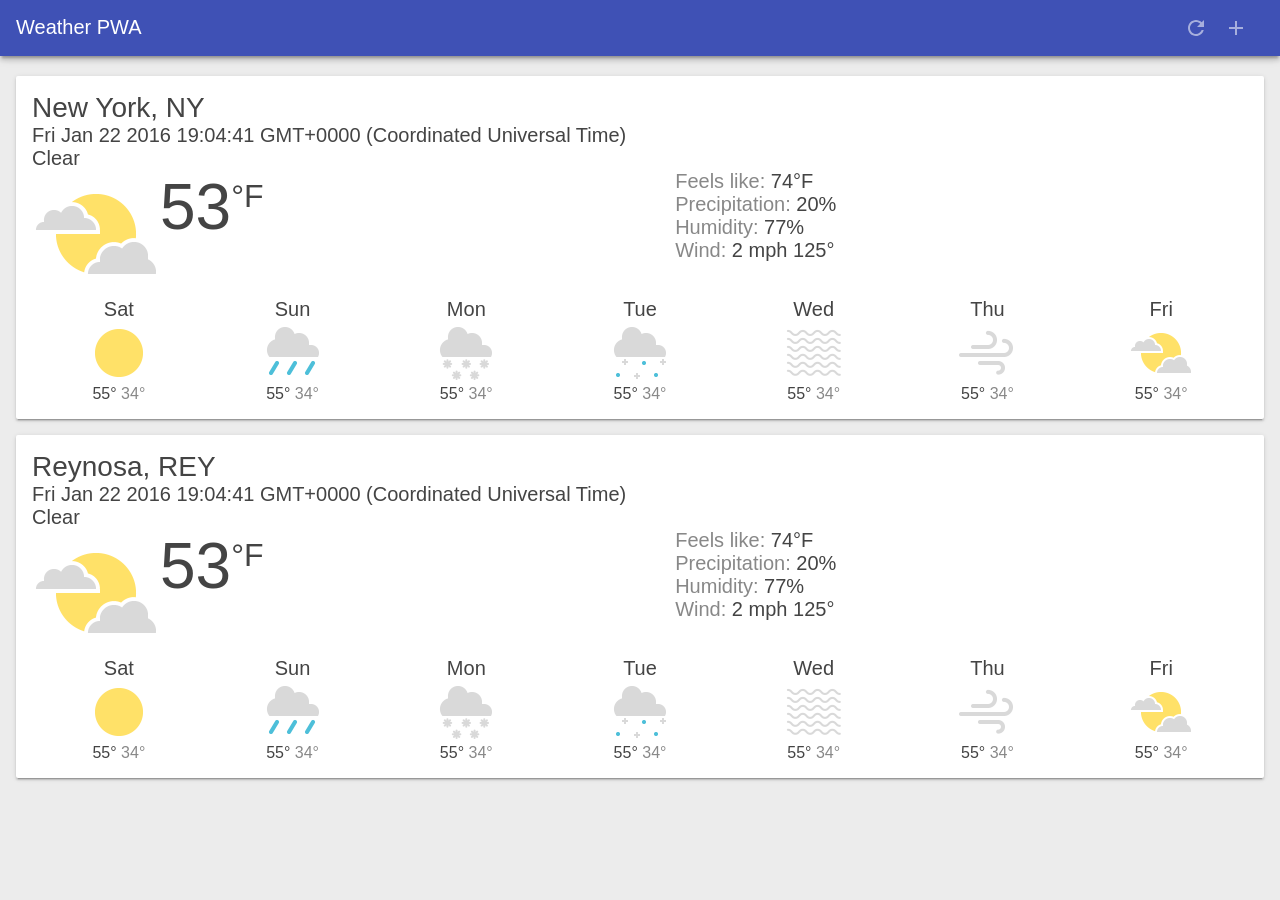
<file: index.html>
<!DOCTYPE html>
<html>
  <head>
    <meta charset="utf-8" />
    <meta http-equiv="X-UA-Compatible" content="IE=edge" />
    <meta name="viewport" content="width=device-width, initial-scale=1.0" />
    <meta name="description" content="Weather App for UD811" />
    <title>Weather</title>
    <!-- Insert link to stylesheet here -->
    <link rel="stylesheet" href="styles/ud811.css" />
    <!-- Manifest and meta theme color-->
    <link rel="manifest" href="manifest.json" />
    <meta name="theme-color" content="#2F3BA2" />
    <!-- add to home screen for safari on ios-->
    <meta name="apple-mobile-web-capable" content="yes" />
    <meta name="apple-mobile-web-status-bar-style" content="default" />
    <meta name="apple-mobile-web-app-title" content="Weather" />
    <link
      rel="apple-touch-icon"
      sizes="60x60"
      href="/images/icons/apple-60.png"
    />
    <link
      rel="apple-touch-icon"
      sizes="76x76"
      href="/images/icons/apple-76.png"
    />
    <link
      rel="apple-touch-icon"
      sizes="128x128"
      href="/images/icons/apple-120.png"
    />
    <link
      rel="apple-touch-icon"
      sizes="152x152"
      href="/images/icons/apple-152.png"
    />
    <link
      rel="apple-touch-icon"
      sizes="167x167"
      href="/images/icons/apple-167.png"
    />
    <link
      rel="apple-touch-icon"
      sizes="180x180"
      href="/images/icons/apple-180.png"
    />
  </head>
  <body>
    <header class="header">
      <h1 class="header__title">Weather PWA</h1>
      <button
        id="butRefresh"
        class="headerButton"
        aria-label="Refresh"
      ></button>
      <button id="butAdd" class="headerButton" aria-label="Add"></button>
    </header>

    <main class="main">
      <div class="card cardTemplate weather-forecast" hidden>
        <div class="location"></div>
        <div class="date"></div>
        <div class="description"></div>
        <div class="current">
          <div class="visual">
            <div class="icon"></div>
            <div class="temperature">
              <span class="value"></span><span class="scale">°F</span>
            </div>
          </div>
          <div class="description">
            <div class="feels-like">
              <span class="value"></span><span class="scale">°F</span>
            </div>
            <div class="precip"></div>
            <div class="humidity"></div>
            <div class="wind">
              <span class="value"></span>
              <span class="scale">mph</span>
              <span class="direction"></span>°
            </div>
          </div>
        </div>
        <div class="future">
          <div class="oneday">
            <div class="date"></div>
            <div class="icon"></div>
            <div class="temp-high"><span class="value"></span>°</div>
            <div class="temp-low"><span class="value"></span>°</div>
          </div>
          <div class="oneday">
            <div class="date"></div>
            <div class="icon"></div>
            <div class="temp-high"><span class="value"></span>°</div>
            <div class="temp-low"><span class="value"></span>°</div>
          </div>
          <div class="oneday">
            <div class="date"></div>
            <div class="icon"></div>
            <div class="temp-high"><span class="value"></span>°</div>
            <div class="temp-low"><span class="value"></span>°</div>
          </div>
          <div class="oneday">
            <div class="date"></div>
            <div class="icon"></div>
            <div class="temp-high"><span class="value"></span>°</div>
            <div class="temp-low"><span class="value"></span>°</div>
          </div>
          <div class="oneday">
            <div class="date"></div>
            <div class="icon"></div>
            <div class="temp-high"><span class="value"></span>°</div>
            <div class="temp-low"><span class="value"></span>°</div>
          </div>
          <div class="oneday">
            <div class="date"></div>
            <div class="icon"></div>
            <div class="temp-high"><span class="value"></span>°</div>
            <div class="temp-low"><span class="value"></span>°</div>
          </div>
          <div class="oneday">
            <div class="date"></div>
            <div class="icon"></div>
            <div class="temp-high"><span class="value"></span>°</div>
            <div class="temp-low"><span class="value"></span>°</div>
          </div>
        </div>
      </div>
    </main>

    <div class="dialog-container">
      <div class="dialog">
        <div class="dialog-title">Add new city</div>
        <div class="dialog-body">
          <select id="selectCityToAdd">
            <option value="austin">Austin, TX</option>
            <option value="boston">Boston, MA</option>
            <option value="chicago">Chicago, IL</option>
            <option value="portland">Portland, OR</option>
            <option value="sanfrancisco">San Francisco, CA</option>
            <option value="seattle">Seattle, WA</option>
          </select>
        </div>
        <div class="dialog-buttons">
          <button id="butAddCity" class="button">Add</button>
          <button id="butAddCancel" class="button">Cancel</button>
        </div>
      </div>
    </div>

    <div class="loader">
      <svg viewBox="0 0 32 32" width="32" height="32">
        <circle id="ud811Spinner" cx="16" cy="16" r="14" fill="none"></circle>
      </svg>
    </div>

    <!-- Insert link to app.js here -->
    <script src="scripts/app.js"></script>
  </body>
</html>
</file>
<file: styles/ud811.css>
* {
  box-sizing: border-box; }

html, body {
  padding: 0;
  margin: 0;
  height: 100%;
  width: 100%;
  font-family: 'Helvetica', 'Verdana', sans-serif;
  font-weight: 400;
  font-display: optional;
  color: #444;
  -webkit-font-smoothing: antialiased;
  -moz-osx-font-smoothing: grayscale; }

html {
  overflow: hidden; }

body {
  display: -webkit-box;
  display: -webkit-flex;
  display: -ms-flexbox;
  display: flex;
  -webkit-box-orient: vertical;
  -webkit-box-direction: normal;
  -webkit-flex-direction: column;
      -ms-flex-direction: column;
          flex-direction: column;
  -webkit-flex-wrap: nowrap;
      -ms-flex-wrap: nowrap;
          flex-wrap: nowrap;
  -webkit-box-pack: start;
  -webkit-justify-content: flex-start;
      -ms-flex-pack: start;
          justify-content: flex-start;
  -webkit-box-align: stretch;
  -webkit-align-items: stretch;
      -ms-flex-align: stretch;
          align-items: stretch;
  -webkit-align-content: stretch;
      -ms-flex-line-pack: stretch;
          align-content: stretch;
  background: #ececec; }

.header {
  width: 100%;
  height: 56px;
  color: #FFF;
  background: #3F51B5;
  position: fixed;
  font-size: 20px;
  box-shadow: 0 4px 5px 0 rgba(0, 0, 0, 0.14), 0 2px 9px 1px rgba(0, 0, 0, 0.12), 0 4px 2px -2px rgba(0, 0, 0, 0.2);
  padding: 16px 16px 0 16px;
  will-change: transform;
  display: -webkit-box;
  display: -webkit-flex;
  display: -ms-flexbox;
  display: flex;
  -webkit-box-orient: horizontal;
  -webkit-box-direction: normal;
  -webkit-flex-direction: row;
      -ms-flex-direction: row;
          flex-direction: row;
  -webkit-flex-wrap: nowrap;
      -ms-flex-wrap: nowrap;
          flex-wrap: nowrap;
  -webkit-box-pack: start;
  -webkit-justify-content: flex-start;
      -ms-flex-pack: start;
          justify-content: flex-start;
  -webkit-box-align: stretch;
  -webkit-align-items: stretch;
      -ms-flex-align: stretch;
          align-items: stretch;
  -webkit-align-content: center;
      -ms-flex-line-pack: center;
          align-content: center;
  -webkit-transition: -webkit-transform 0.233s cubic-bezier(0, 0, 0.21, 1) 0.1s;
  transition: -webkit-transform 0.233s cubic-bezier(0, 0, 0.21, 1) 0.1s;
  transition: transform 0.233s cubic-bezier(0, 0, 0.21, 1) 0.1s;
  transition: transform 0.233s cubic-bezier(0, 0, 0.21, 1) 0.1s, -webkit-transform 0.233s cubic-bezier(0, 0, 0.21, 1) 0.1s;
  z-index: 1000; }
  .header .headerButton {
    width: 24px;
    height: 24px;
    margin-right: 16px;
    text-indent: -30000px;
    overflow: hidden;
    opacity: 0.54;
    -webkit-transition: opacity 0.333s cubic-bezier(0, 0, 0.21, 1);
    transition: opacity 0.333s cubic-bezier(0, 0, 0.21, 1);
    border: none;
    outline: none;
    cursor: pointer; }
  .header #butRefresh {
    background: url(/images/ic_refresh_white_24px.svg) center center no-repeat; }
  .header #butAdd {
    background: url(/images/ic_add_white_24px.svg) center center no-repeat; }

.header__title {
  font-weight: 400;
  font-size: 20px;
  margin: 0;
  -webkit-box-flex: 1;
  -webkit-flex: 1;
      -ms-flex: 1;
          flex: 1; }

.loader {
  left: 50%;
  top: 50%;
  position: fixed;
  -webkit-transform: translate(-50%, -50%);
          transform: translate(-50%, -50%); }
  .loader #ud811Spinner {
    box-sizing: border-box;
    stroke: #673AB7;
    stroke-width: 3px;
    -webkit-transform-origin: 50%;
            transform-origin: 50%;
    -webkit-animation: line 1.6s cubic-bezier(0.4, 0, 0.2, 1) infinite, rotate 1.6s linear infinite;
            animation: line 1.6s cubic-bezier(0.4, 0, 0.2, 1) infinite, rotate 1.6s linear infinite; }

@-webkit-keyframes rotate {
  from {
    -webkit-transform: rotate(0);
            transform: rotate(0); }
  to {
    -webkit-transform: rotate(450deg);
            transform: rotate(450deg); } }

@keyframes rotate {
  from {
    -webkit-transform: rotate(0);
            transform: rotate(0); }
  to {
    -webkit-transform: rotate(450deg);
            transform: rotate(450deg); } }

@-webkit-keyframes line {
  0% {
    stroke-dasharray: 2, 85.964;
    -webkit-transform: rotate(0);
            transform: rotate(0); }
  50% {
    stroke-dasharray: 65.973, 21.9911;
    stroke-dashoffset: 0; }
  100% {
    stroke-dasharray: 2, 85.964;
    stroke-dashoffset: -65.973;
    -webkit-transform: rotate(90deg);
            transform: rotate(90deg); } }

@keyframes line {
  0% {
    stroke-dasharray: 2, 85.964;
    -webkit-transform: rotate(0);
            transform: rotate(0); }
  50% {
    stroke-dasharray: 65.973, 21.9911;
    stroke-dashoffset: 0; }
  100% {
    stroke-dasharray: 2, 85.964;
    stroke-dashoffset: -65.973;
    -webkit-transform: rotate(90deg);
            transform: rotate(90deg); } }

.main {
  padding-top: 60px;
  -webkit-box-flex: 1;
  -webkit-flex: 1;
      -ms-flex: 1;
          flex: 1;
  overflow-x: hidden;
  overflow-y: auto;
  -webkit-overflow-scrolling: touch; }

.dialog-container {
  background: rgba(0, 0, 0, 0.57);
  position: fixed;
  left: 0;
  top: 0;
  width: 100%;
  height: 100%;
  opacity: 0;
  pointer-events: none;
  will-change: opacity;
  -webkit-transition: opacity 0.333s cubic-bezier(0, 0, 0.21, 1);
  transition: opacity 0.333s cubic-bezier(0, 0, 0.21, 1); }

.dialog-container--visible {
  opacity: 1;
  pointer-events: auto; }

.dialog {
  background: #FFF;
  border-radius: 2px;
  box-shadow: 0 0 14px rgba(0, 0, 0, 0.24), 0 14px 28px rgba(0, 0, 0, 0.48);
  min-width: 280px;
  position: absolute;
  left: 50%;
  top: 50%;
  -webkit-transform: translate(-50%, -50%) translateY(30px);
          transform: translate(-50%, -50%) translateY(30px);
  -webkit-transition: -webkit-transform 0.333s cubic-bezier(0, 0, 0.21, 1) 0.05s;
  transition: -webkit-transform 0.333s cubic-bezier(0, 0, 0.21, 1) 0.05s;
  transition: transform 0.333s cubic-bezier(0, 0, 0.21, 1) 0.05s;
  transition: transform 0.333s cubic-bezier(0, 0, 0.21, 1) 0.05s, -webkit-transform 0.333s cubic-bezier(0, 0, 0.21, 1) 0.05s;
  padding: 24px; }

.card {
  padding: 16px;
  position: relative;
  box-sizing: border-box;
  background: #fff;
  border-radius: 2px;
  margin: 16px;
  box-shadow: 0 2px 2px 0 rgba(0, 0, 0, 0.14), 0 3px 1px -2px rgba(0, 0, 0, 0.2), 0 1px 5px 0 rgba(0, 0, 0, 0.12); }

.weather-forecast .location {
  font-size: 1.75em; }

.weather-forecast .date, .weather-forecast .description {
  font-size: 1.25em; }

.weather-forecast .current {
  display: -webkit-box;
  display: -webkit-flex;
  display: -ms-flexbox;
  display: flex; }
  .weather-forecast .current .icon {
    width: 128px;
    height: 128px; }
  .weather-forecast .current .visual {
    display: -webkit-box;
    display: -webkit-flex;
    display: -ms-flexbox;
    display: flex;
    font-size: 4em; }
    .weather-forecast .current .visual .scale {
      font-size: 0.5em;
      vertical-align: super; }
  .weather-forecast .current .visual, .weather-forecast .current .description {
    -webkit-box-flex: 1;
    -webkit-flex-grow: 1;
        -ms-flex-positive: 1;
            flex-grow: 1; }
  .weather-forecast .current .feels-like:before {
    content: "Feels like: ";
    color: #888; }
  .weather-forecast .current .wind:before {
    content: "Wind: ";
    color: #888; }
  .weather-forecast .current .precip:before {
    content: "Precipitation: ";
    color: #888; }
  .weather-forecast .current .humidity:before {
    content: "Humidity: ";
    color: #888; }
  .weather-forecast .current .pollen:before {
    content: "Pollen Count: ";
    color: #888; }
  .weather-forecast .current .pcount:before {
    content: "Pollen ";
    color: #888; }

.weather-forecast .future {
  display: -webkit-box;
  display: -webkit-flex;
  display: -ms-flexbox;
  display: flex; }
  .weather-forecast .future .oneday {
    -webkit-box-flex: 1;
    -webkit-flex-grow: 1;
        -ms-flex-positive: 1;
            flex-grow: 1;
    text-align: center; }
    .weather-forecast .future .oneday .icon {
      width: 64px;
      height: 64px;
      margin-left: auto;
      margin-right: auto; }
    .weather-forecast .future .oneday .temp-high, .weather-forecast .future .oneday .temp-low {
      display: inline-block; }
    .weather-forecast .future .oneday .temp-low {
      color: #888; }

.weather-forecast .icon {
  background-repeat: no-repeat;
  background-size: contain; }
  .weather-forecast .icon.clear-day {
    background-image: url("/images/clear.png"); }
  .weather-forecast .icon.clear-night {
    background-image: url("/images/clear.png"); }
  .weather-forecast .icon.rain {
    background-image: url("/images/rain.png"); }
  .weather-forecast .icon.snow {
    background-image: url("/images/snow.png"); }
  .weather-forecast .icon.sleet {
    background-image: url("/images/sleet.png"); }
  .weather-forecast .icon.wind {
    background-image: url("/images/wind.png"); }
  .weather-forecast .icon.fog {
    background-image: url("/images/fog.png"); }
  .weather-forecast .icon.cloudy {
    background-image: url("/images/cloudy.png"); }
  .weather-forecast .icon.partly-cloudy-day {
    background-image: url("/images/partly-cloudy.png"); }
  .weather-forecast .icon.partly-cloudy-night {
    background-image: url("/images/partly-cloudy.png"); }
  .weather-forecast .icon.thunderstorms {
    background-image: url("/images/thunderstorm.png"); }

@media (max-width: 450px) {
  .weather-forecast .date, .weather-forecast .description {
    font-size: 0.9em; }
  .weather-forecast .current .icon {
    width: 96px;
    height: 96px; }
  .weather-forecast .current .visual {
    font-size: 3em; }
  .weather-forecast .future .oneday .icon {
    width: 32px;
    height: 32px; } }
</file>
